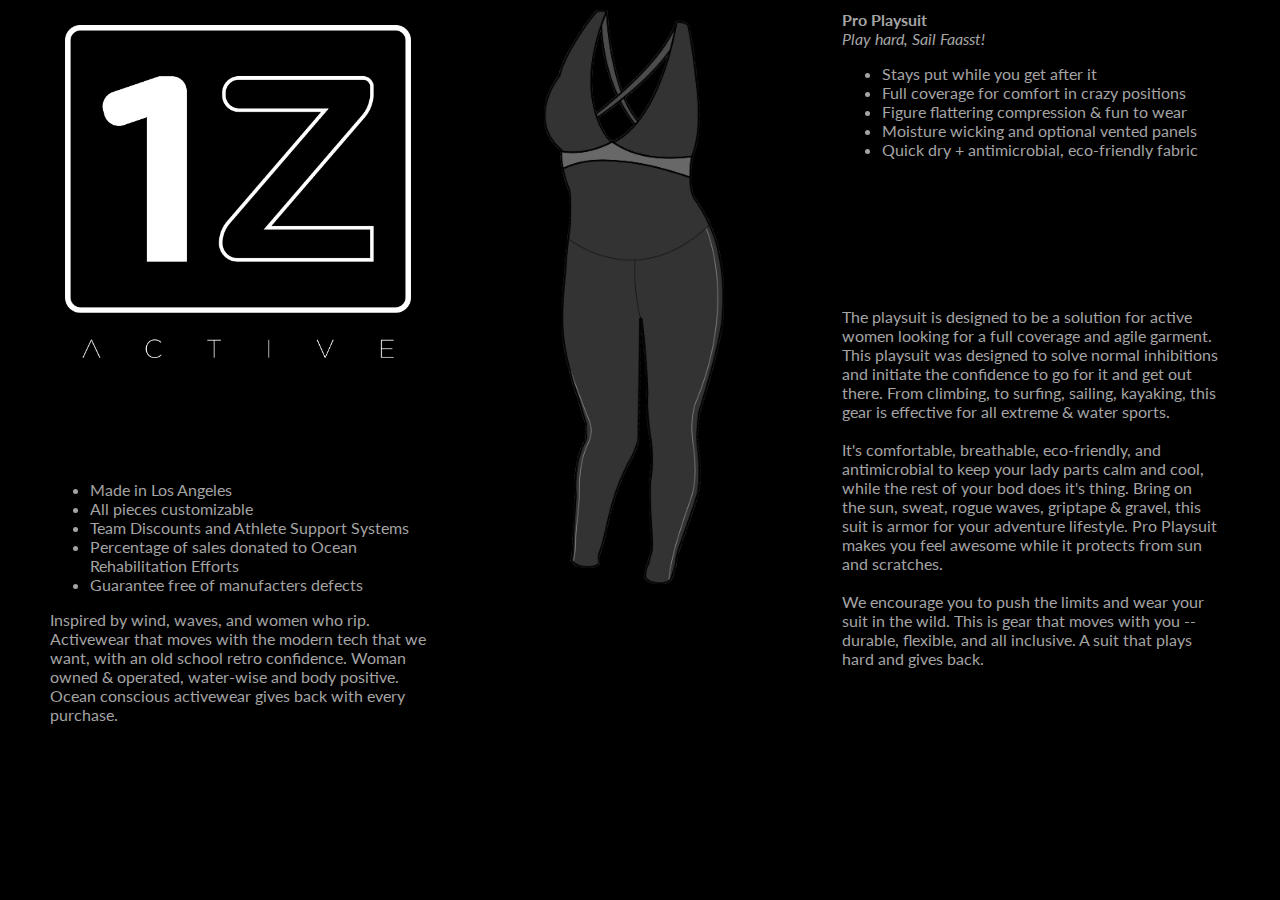
<file: index.html>
<html>

  <head>
    <meta name="viewport" content="width=device-width, initial-scale=1.0">
    <title>1Z Active</title>
    <link href='https://fonts.googleapis.com/css?family=Lato' rel='stylesheet'>
    <style>
      body {
        width: 100vw;
        height: 100vh;
        margin: 0px;
        color: rgb(164, 164, 164);
        font-family: 'Lato';
        overflow: hidden;
      }

      .content {
        width: 100vw;
        height: 100vh;
        max-width: 1200px;

        display: grid;
        grid-auto-flow: column;
        grid-template-columns: 33% 33% 33%;
        grid-template-rows: 33% 33% 33%;
        margin: auto;

        overflow-y: auto;
      }

      .content > div {
        padding: 10px;
      }

      #logo-transparent {
        width: 100%;
        filter: invert(100%);
      }

      #logo-container {
        display: flex;
        justify-content: center;
        margin: auto;
        padding: 15px;
      }

      #sketch {
        height: 100%;
      }

      #sketch-container {
        width: 100%;
        height: 100%;
        display: flex;
        justify-content: center;;
      }

      .grid-commitment {
        grid-row: span 2;
        margin: auto 0px;
      }

      .grid-jumpsuit {
        grid-row: span 2;
      }

      #shopify-button {
        display: flex;
        justify-content: center;
      }

      .grid-description {
        grid-row: span 2;
      }


      /* Scrollbar */
      ::-webkit-scrollbar {
        width: 8px;
        scroll-margin-top: 10px;
        scroll-margin-bottom: 10px;
      }

      ::-webkit-scrollbar-track {
        background-color: transparent;
      }

      ::-webkit-scrollbar-thumb {
        background-color: #242424;
        border-radius: 8px;
        border: 2px solid transparent;
        background-clip: context-box;
      }

      .button {
        min-width: 140px;
        width: 5%;
        height: 25px;
        line-height: 25px;

        border-radius: 12.5px;
        background-color: #34b1eb;

        text-align: center;
        font-weight: bold;

        margin: auto;
        margin-top: 30px;
        margin-bottom: 30px;
      }

      @media only screen and (max-width: 800px) {
        .content {
          grid-auto-flow: row;
          grid-template-columns: 100%;
          grid-template-rows: auto;
        }

        #logo-container {
          max-width: 50%;
        }
      }
    </style>
  </head>

  <body style="background-color: black;">
    <div class="content">
      <div class="grid-logo">
        <div id="logo-container">
          <img id="logo-transparent" src="./images/1z-logo-transparent.png">
        </div>
      </div>
      
      <div class="grid-commitment">
        <div id="commitment-container">
          <ul>
            <li>Made in Los Angeles</li>
            <li>All pieces customizable</li>
            <li>Team Discounts and Athlete Support Systems</li>
            <li>Percentage of sales donated to Ocean Rehabilitation Efforts</li>
            <li>Guarantee free of manufacters defects</li>
          </ul>

          Inspired by wind, waves, and women who rip. Activewear that moves with the modern tech that we want, with an
          old school retro confidence. Woman owned & operated, water-wise and body positive. Ocean conscious activewear
          gives back with every purchase.
        </div>
      </div>

      <div class="grid-jumpsuit">
        <div id="sketch-container">
          <img id="sketch" src="./images/jumpsuit-sketch-transparent.png">
        </div>
      </div>
      <div class="grid-buy">
        <div id="shopify-button">
          <div id='product-component-1692772307465'>
            <script type="text/javascript">
            /*<![CDATA[*/
            (function () {
              var scriptURL = 'https://sdks.shopifycdn.com/buy-button/latest/buy-button-storefront.min.js';
              if (window.ShopifyBuy) {
                if (window.ShopifyBuy.UI) {
                  ShopifyBuyInit();
                } else {
                  loadScript();
                }
              } else {
                loadScript();
              }
              function loadScript() {
                var script = document.createElement('script');
                script.async = true;
                script.src = scriptURL;
                (document.getElementsByTagName('head')[0] || document.getElementsByTagName('body')[0]).appendChild(script);
                script.onload = ShopifyBuyInit;
              }
              function ShopifyBuyInit() {
                var client = ShopifyBuy.buildClient({
                  domain: '46e19c.myshopify.com',
                  storefrontAccessToken: '31413465dca37737ff5574d82fa71c93',
                });
                ShopifyBuy.UI.onReady(client).then(function (ui) {
                  ui.createComponent('product', {
                    id: '8584032354592',
                    node: document.getElementById('product-component-1692772307465'),
                    moneyFormat: '%24%7B%7Bamount%7D%7D',
                    options: {
              "product": {
                "styles": {
                  "product": {
                    "@media (min-width: 601px)": {
                      "max-width": "calc(25% - 20px)",
                      "margin-left": "20px",
                      "margin-bottom": "50px"
                    }
                  },
                  "button": {
                    "font-family": "Lato, sans-serif",
                    ":hover": {
                      "background-color": "#4e76a4"
                    },
                    "background-color": "#5783b6",
                    ":focus": {
                      "background-color": "#4e76a4"
                    },
                    "border-radius": "20px",
                    "padding-left": "35px",
                    "padding-right": "35px"
                  }
                },
                "buttonDestination": "checkout",
                "contents": {
                  "img": false,
                  "title": false,
                  "price": false
                },
                "text": {
                  "button": "Buy now"
                },
                "googleFonts": [
                  "Lato"
                ]
              },
              "productSet": {
                "styles": {
                  "products": {
                    "@media (min-width: 601px)": {
                      "margin-left": "-20px"
                    }
                  }
                }
              },
              "modalProduct": {
                "contents": {
                  "img": false,
                  "imgWithCarousel": true,
                  "button": false,
                  "buttonWithQuantity": true
                },
                "styles": {
                  "product": {
                    "@media (min-width: 601px)": {
                      "max-width": "100%",
                      "margin-left": "0px",
                      "margin-bottom": "0px"
                    }
                  },
                  "button": {
                    "font-family": "Lato, sans-serif",
                    ":hover": {
                      "background-color": "#4e76a4"
                    },
                    "background-color": "#5783b6",
                    ":focus": {
                      "background-color": "#4e76a4"
                    },
                    "border-radius": "20px",
                    "padding-left": "35px",
                    "padding-right": "35px"
                  }
                },
                "googleFonts": [
                  "Lato"
                ],
                "text": {
                  "button": "Add to cart"
                }
              },
              "option": {
                "styles": {
                  "label": {
                    "font-family": "Lato, sans-serif"
                  },
                  "select": {
                    "font-family": "Lato, sans-serif"
                  }
                },
                "googleFonts": [
                  "Lato"
                ]
              },
              "cart": {
                "styles": {
                  "button": {
                    "font-family": "Lato, sans-serif",
                    ":hover": {
                      "background-color": "#4e76a4"
                    },
                    "background-color": "#5783b6",
                    ":focus": {
                      "background-color": "#4e76a4"
                    },
                    "border-radius": "20px"
                  },
                  "title": {
                    "color": "#e5e5e5"
                  },
                  "header": {
                    "color": "#e5e5e5"
                  },
                  "lineItems": {
                    "color": "#e5e5e5"
                  },
                  "subtotalText": {
                    "color": "#e5e5e5"
                  },
                  "subtotal": {
                    "color": "#e5e5e5"
                  },
                  "notice": {
                    "color": "#e5e5e5"
                  },
                  "currency": {
                    "color": "#e5e5e5"
                  },
                  "close": {
                    "color": "#e5e5e5",
                    ":hover": {
                      "color": "#e5e5e5"
                    }
                  },
                  "empty": {
                    "color": "#e5e5e5"
                  },
                  "noteDescription": {
                    "color": "#e5e5e5"
                  },
                  "discountText": {
                    "color": "#e5e5e5"
                  },
                  "discountIcon": {
                    "fill": "#e5e5e5"
                  },
                  "discountAmount": {
                    "color": "#e5e5e5"
                  },
                  "cart": {
                    "background-color": "#414141"
                  },
                  "footer": {
                    "background-color": "#414141"
                  }
                },
                "text": {
                  "total": "Subtotal",
                  "button": "Checkout"
                },
                "popup": false,
                "googleFonts": [
                  "Lato"
                ]
              },
              "toggle": {
                "styles": {
                  "toggle": {
                    "font-family": "Lato, sans-serif",
                    "background-color": "#5783b6",
                    ":hover": {
                      "background-color": "#4e76a4"
                    },
                    ":focus": {
                      "background-color": "#4e76a4"
                    }
                  }
                },
                "googleFonts": [
                  "Lato"
                ]
              },
              "lineItem": {
                "styles": {
                  "variantTitle": {
                    "color": "#e5e5e5"
                  },
                  "title": {
                    "color": "#e5e5e5"
                  },
                  "price": {
                    "color": "#e5e5e5"
                  },
                  "fullPrice": {
                    "color": "#e5e5e5"
                  },
                  "discount": {
                    "color": "#e5e5e5"
                  },
                  "discountIcon": {
                    "fill": "#e5e5e5"
                  },
                  "quantity": {
                    "color": "#e5e5e5"
                  },
                  "quantityIncrement": {
                    "color": "#e5e5e5",
                    "border-color": "#e5e5e5"
                  },
                  "quantityDecrement": {
                    "color": "#e5e5e5",
                    "border-color": "#e5e5e5"
                  },
                  "quantityInput": {
                    "color": "#e5e5e5",
                    "border-color": "#e5e5e5"
                  }
                }
              }
            },
                  });
                });
              }
            })();
            /*]]>*/
            </script>
          </div>
        </div>
      </div>

      <div class="grid-bullets">
        <b>Pro Playsuit</b><br>
        <i>Play hard, Sail Faasst!</i> 
        <ul>
          <li>Stays put while you get after it</li>
          <li>Full coverage for comfort in crazy positions</li>
          <li>Figure flattering compression & fun to wear</li>
          <li>Moisture wicking and optional vented panels</li>
          <li>Quick dry + antimicrobial, eco-friendly fabric</li>
        </ul>
      </div>
      <div class="grid-description">
        The playsuit is designed to be a solution for active women looking for a full coverage and agile garment. This
        playsuit was designed to solve normal inhibitions and initiate the confidence to go for it and get out there.
        From climbing, to surfing, sailing, kayaking, this gear is effective for all extreme & water sports.
        <br><br>
        It's comfortable, breathable, eco-friendly, and antimicrobial to keep your lady parts calm and cool, while the
        rest of your bod does it's thing. Bring on the sun, sweat, rogue waves, griptape & gravel, this suit is armor
        for your adventure lifestyle. Pro Playsuit makes you feel awesome while it protects from sun and scratches.
        <br><br>
        We encourage you to push the limits and wear your suit in the wild. This is gear that moves with you -- durable,
        flexible, and all inclusive. A suit that plays hard and gives back.
      </div>
    </div>
  </body>

</html>
</file>
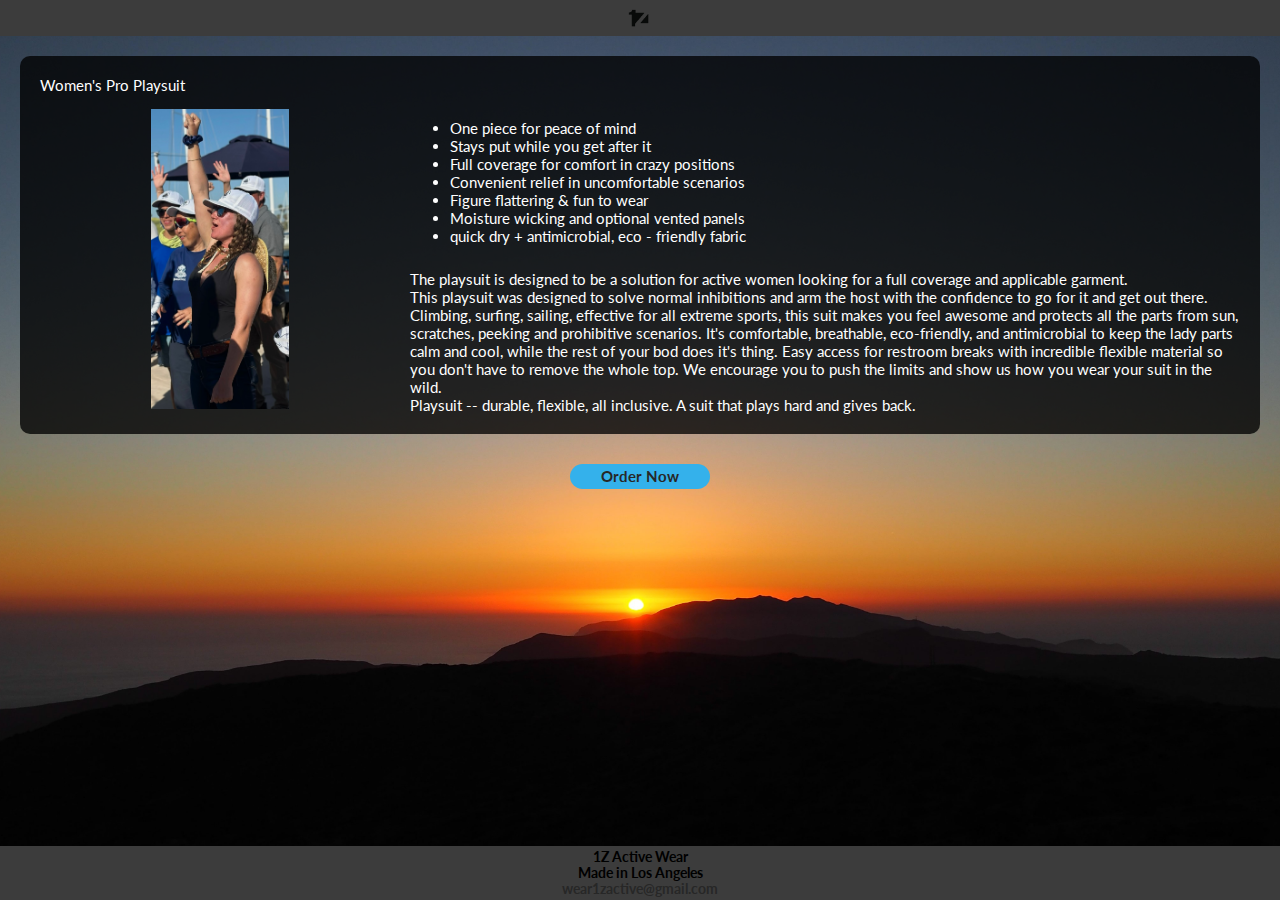
<file: index_old.html>
<html>

  <head>
    <title>1Z Active</title>
    <link href='https://fonts.googleapis.com/css?family=Lato' rel='stylesheet'>
    <style>
      body {
        min-width: 100%;
        min-height: 100%;
        margin: 0px;
        display: flex;
        flex-direction: column;

        font-family: 'Lato';
        overflow: hidden;
      }
      
      .header {
        max-height: 4%;
        height: 100%;
        background: rgb(60, 60, 60);

        display: flex;
        justify-content: center;
      }

      .logo {
        height: 100%;
      }

      .logo:hover {
        background-color: rgba(255, 255, 255, 0.662);
      }

      #logo-img {
        height: 100%;
      }

      .footer {
        max-height: 6%;
        height: 100%;
        text-align: center;

        font-size: 1.5vh;
        font-weight: bold;
        background: rgb(60, 60, 60);

        display: flex;
        flex-direction: column;
        justify-content: center;
      }

      #jumpsuit-podium {
        height: 300px;
      }

      .content {
        max-height: 90%;
        flex: 1;
        background-image: url("images/20220813_Catalina_Sunset_16_9.JPG");
        background-color: black;
        background-size: cover;
        background-position: center center;

        font-size: 15px;
        overflow-y: auto;
      }
      
      a {
        color: rgb(39, 39, 39);
        text-decoration: none;
      }

      a:hover {
        color:rgb(67, 67, 67)
      }

      .button {
        min-width: 140px;
        width: 5%;
        height: 25px;
        line-height: 25px;

        border-radius: 12.5px;
        background-color: #34b1eb;

        text-align: center;
        font-weight: bold;

        margin: auto;
        margin-top: 30px;
        margin-bottom: 30px;
      }

      .product-card {
        color: white;
        
        background-color: rgba(0,0,0,0.77);
        border-radius: 10px;
        margin: 20px 20px;
        padding: 20px;
        
        display: grid;
        grid-template-columns: 30%;
        grid-template-rows: auto;
        grid-row-gap: 10px;
        grid-column-gap: 10px;
      }

      .grid-title {
        grid-column: span 2;
      }

      .grid-image {
        grid-row: span 2;
        display: flex;
        justify-content: center;
        align-items: center;
      }

      .grid-description {
        grid-column-start: 2;
      }

      /* Scrollbar */
      ::-webkit-scrollbar {
        width: 8px;
        scroll-margin-top: 10px;
        scroll-margin-bottom: 10px;
      }

      ::-webkit-scrollbar-track {
        background-color: transparent;
      }

      ::-webkit-scrollbar-thumb {
        background-color: #242424;
        border-radius: 8px;
        border: 2px solid transparent;
        background-clip: context-box;
      }
    </style>
  </head>

  <body style="background-color: black;">
    <div class="header">
      <a href="https://wear1z.com/">
        <div class="logo">
          <img id="logo-img" src="./images/1z.png" alt="1Z">
        </div>
      </a>
    </div>
    
    <div class="content">
      <div class="product-card">
        <div class="grid-title">Women's Pro Playsuit</div>
        <div class="grid-image">
          <div>
            <img id="jumpsuit-podium" src="./images/jumpsuit-podium.jpg" alt="1Z">
          </div>
        </div>
        <div class="grid-bullets">
          <ul>
            <li>One piece for peace of mind</li>
            <li>Stays put while you get after it</li>
            <li>Full coverage for comfort in crazy positions</li>
            <li>Convenient relief in uncomfortable scenarios</li>
            <li>Figure flattering & fun to wear</li>
            <li>Moisture wicking and optional vented panels</li>
            <li>quick dry + antimicrobial, eco - friendly fabric</li>

          </ul>
        </div>
        <div class="grid-description">
          
          The playsuit is designed to be a solution for active women looking for a full coverage and applicable garment.<br>
          This playsuit was designed to solve normal inhibitions and arm the host with the confidence to go for it and
          get out there. Climbing, surfing, sailing, effective for all extreme sports, this suit makes you feel awesome
          and protects all the parts from sun, scratches, peeking and prohibitive scenarios. It's comfortable,
          breathable, eco-friendly, and antimicrobial to keep the lady parts calm and cool, while the rest of your bod
          does it's thing. Easy access for restroom breaks with incredible flexible material so you don't have to remove
          the whole top. We encourage you to push the limits and show us how you wear your suit in the wild.<br>
          Playsuit -- durable, flexible, all inclusive. A suit that plays hard and gives back.
        </div>
      </div>
      <a href="mailto:wear1zactive@gmail.com">
        <div class="button">Order Now</div>
      </a>
      
    </div>
    
    <div class="footer">
      <div>1Z Active Wear</div>
      <div>Made in Los Angeles</div>
      <div><a href="mailto:wear1zactive@gmail.com">wear1zactive@gmail.com</a></div>
    </div>
  </body>

</html>
</file>
